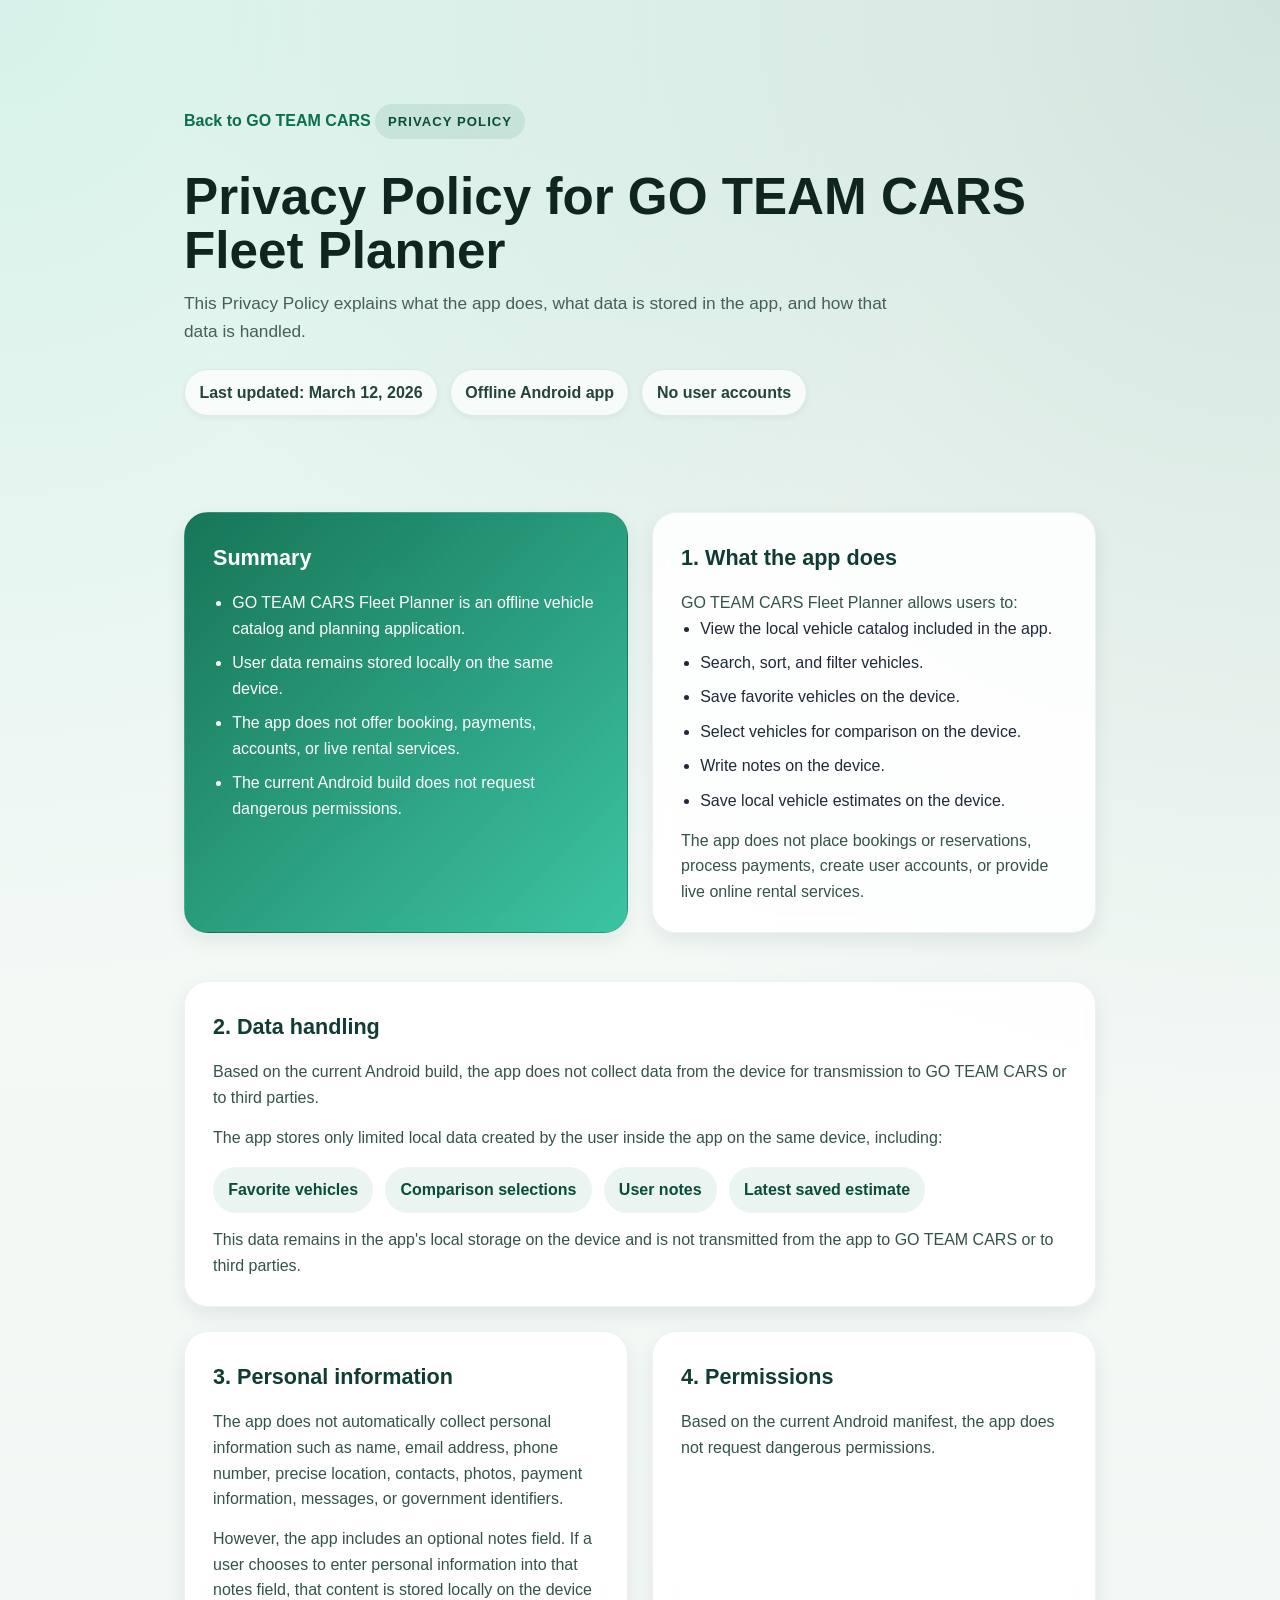
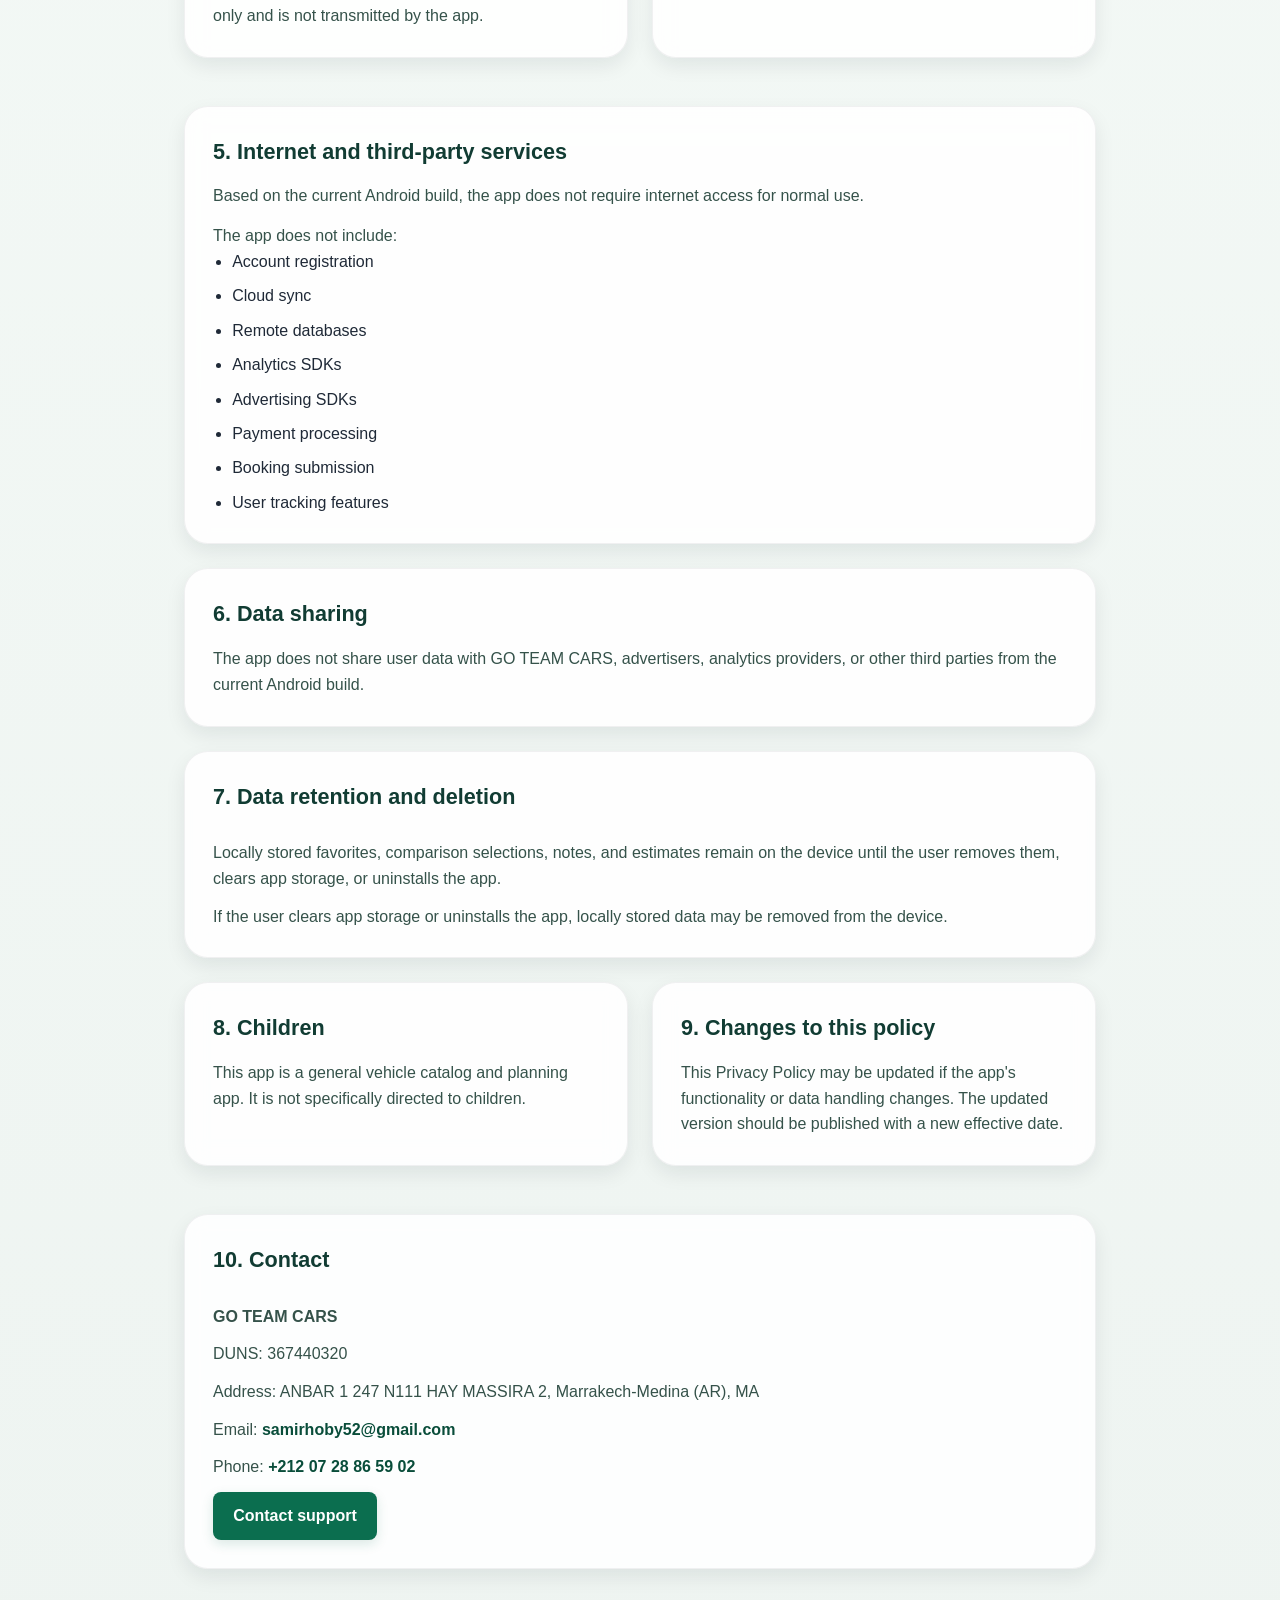
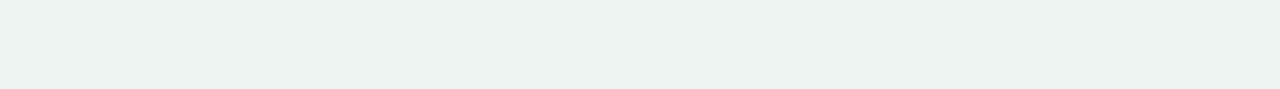
<file: privacy.html>
<!doctype html>
<html lang="en">
<head>
    <meta charset="utf-8">
    <meta name="viewport" content="width=device-width, initial-scale=1">
    <title>GO TEAM CARS Fleet Planner Privacy Policy</title>
    <meta name="description" content="Privacy Policy for the GO TEAM CARS Fleet Planner mobile application.">
    <link rel="stylesheet" href="css/styles.css">
</head>
<body class="privacy-page">
<main class="privacy-main">
    <section class="privacy-hero">
        <div class="container privacy-shell">
            <a class="privacy-back" href="index.html">Back to GO TEAM CARS</a>
            <div class="privacy-kicker">Privacy Policy</div>
            <h1>Privacy Policy for GO TEAM CARS Fleet Planner</h1>
            <p class="privacy-lead">This Privacy Policy explains what the app does, what data is stored in the app, and how that data is handled.</p>
            <div class="privacy-meta">
                <span>Last updated: March 12, 2026</span>
                <span>Offline Android app</span>
                <span>No user accounts</span>
            </div>
        </div>
    </section>

    <section class="container privacy-shell">
        <div class="privacy-grid">
            <article class="privacy-card privacy-card-accent">
                <h2>Summary</h2>
                <ul class="privacy-list">
                    <li>GO TEAM CARS Fleet Planner is an offline vehicle catalog and planning application.</li>
                    <li>User data remains stored locally on the same device.</li>
                    <li>The app does not offer booking, payments, accounts, or live rental services.</li>
                    <li>The current Android build does not request dangerous permissions.</li>
                </ul>
            </article>

            <article class="privacy-card">
                <h2>1. What the app does</h2>
                <p>GO TEAM CARS Fleet Planner allows users to:</p>
                <ul class="privacy-list">
                    <li>View the local vehicle catalog included in the app.</li>
                    <li>Search, sort, and filter vehicles.</li>
                    <li>Save favorite vehicles on the device.</li>
                    <li>Select vehicles for comparison on the device.</li>
                    <li>Write notes on the device.</li>
                    <li>Save local vehicle estimates on the device.</li>
                </ul>
                <p>The app does not place bookings or reservations, process payments, create user accounts, or provide live online rental services.</p>
            </article>
        </div>

        <article class="privacy-card">
            <h2>2. Data handling</h2>
            <p>Based on the current Android build, the app does not collect data from the device for transmission to GO TEAM CARS or to third parties.</p>
            <p>The app stores only limited local data created by the user inside the app on the same device, including:</p>
            <div class="privacy-pill-row">
                <span class="privacy-pill">Favorite vehicles</span>
                <span class="privacy-pill">Comparison selections</span>
                <span class="privacy-pill">User notes</span>
                <span class="privacy-pill">Latest saved estimate</span>
            </div>
            <p>This data remains in the app's local storage on the device and is not transmitted from the app to GO TEAM CARS or to third parties.</p>
        </article>

        <div class="privacy-grid privacy-grid-tight">
            <article class="privacy-card">
                <h2>3. Personal information</h2>
                <p>The app does not automatically collect personal information such as name, email address, phone number, precise location, contacts, photos, payment information, messages, or government identifiers.</p>
                <p>However, the app includes an optional notes field. If a user chooses to enter personal information into that notes field, that content is stored locally on the device only and is not transmitted by the app.</p>
            </article>

            <article class="privacy-card">
                <h2>4. Permissions</h2>
                <p>Based on the current Android manifest, the app does not request dangerous permissions.</p>
            </article>
        </div>

        <article class="privacy-card">
            <h2>5. Internet and third-party services</h2>
            <p>Based on the current Android build, the app does not require internet access for normal use.</p>
            <p>The app does not include:</p>
            <ul class="privacy-list">
                <li>Account registration</li>
                <li>Cloud sync</li>
                <li>Remote databases</li>
                <li>Analytics SDKs</li>
                <li>Advertising SDKs</li>
                <li>Payment processing</li>
                <li>Booking submission</li>
                <li>User tracking features</li>
            </ul>
        </article>

        <article class="privacy-card">
            <h2>6. Data sharing</h2>
            <p>The app does not share user data with GO TEAM CARS, advertisers, analytics providers, or other third parties from the current Android build.</p>
        </article>

        <article class="privacy-card privacy-contact">
            <h2>7. Data retention and deletion</h2>
            <p>Locally stored favorites, comparison selections, notes, and estimates remain on the device until the user removes them, clears app storage, or uninstalls the app.</p>
            <p>If the user clears app storage or uninstalls the app, locally stored data may be removed from the device.</p>
        </article>

        <div class="privacy-grid privacy-grid-tight">
            <article class="privacy-card">
                <h2>8. Children</h2>
                <p>This app is a general vehicle catalog and planning app. It is not specifically directed to children.</p>
            </article>

            <article class="privacy-card">
                <h2>9. Changes to this policy</h2>
                <p>This Privacy Policy may be updated if the app's functionality or data handling changes. The updated version should be published with a new effective date.</p>
            </article>
        </div>

        <article class="privacy-card privacy-contact">
            <h2>10. Contact</h2>
            <p><strong>GO TEAM CARS</strong></p>
            <p>DUNS: 367440320</p>
            <p>Address: ANBAR 1 247 N111 HAY MASSIRA 2, Marrakech-Medina (AR), MA</p>
            <p>Email: <a href="mailto:samirhoby52@gmail.com">samirhoby52@gmail.com</a></p>
            <p>Phone: <a href="tel:+2120728865902">+212 07 28 86 59 02</a></p>
            <a class="btn btn-primary" href="mailto:samirhoby52@gmail.com?subject=Privacy%20Policy%20Request">Contact support</a>
        </article>
    </section>
</main>
</body>
</html>
</file>
<file: css/styles.css>
:root{
  --brand:#0b6e4f;
  --brand-dark:#094d3a;
  --brand-light:#14b88f;
  --muted:#6b7280;
  --bg:#f8f9fb;
  --card:#ffffff;
  --shadow-sm:0 2px 6px rgba(16,24,40,0.05);
  --shadow-md:0 8px 20px rgba(16,24,40,0.08);
  --shadow-lg:0 14px 34px rgba(16,24,40,0.12);
}
*{box-sizing:border-box}
body{font-family:-apple-system,BlinkMacSystemFont,"Segoe UI",Inter,Helvetica,Arial,sans-serif;line-height:1.6;color:#1f2937;background:var(--bg);margin:0}
.container{max-width:1000px;margin:0 auto;padding:2rem 1.5rem}
.site-header{background:rgba(255,255,255,0.92);backdrop-filter:blur(8px);position:sticky;top:0;z-index:60;border-bottom:1px solid rgba(16,24,40,0.08);transition:all 200ms ease;box-shadow:var(--shadow-sm)}
.site-header .container{display:flex;align-items:center;justify-content:space-between;gap:1rem;padding:0.8rem 1.5rem}
.brand{display:flex;gap:1rem;align-items:center}
.brand h1{margin:0;font-size:1.2rem;font-weight:800;color:#111}
.brand img.logo{width:64px;height:64px;border-radius:10px;object-fit:cover;flex-shrink:0}
/* header actions: nav + CTA */
.header-actions{display:flex;align-items:center;gap:1rem}
.menu-toggle{display:none;background:transparent;border:none;font-size:20px;cursor:pointer}
.cta{background:var(--brand);color:#fff;padding:0.6rem 1rem;border-radius:8px;text-decoration:none;font-weight:800;box-shadow:0 6px 16px rgba(11,110,79,0.18);transition:all 220ms cubic-bezier(0.2,0.9,0.3,1)}
.cta:hover{background:var(--brand-dark);transform:translateY(-3px);box-shadow:0 10px 24px rgba(11,110,79,0.24)}
.cta:active{transform:translateY(-1px)}
.tag{margin:0;color:var(--muted);font-size:0.9rem}
.nav{list-style:none;margin:0;padding:0;display:flex;gap:1rem}
.nav a{color:var(--brand);text-decoration:none;font-weight:600}

/* Dropdown nav */
.nav .dropdown{position:relative}
.dropbtn{background:transparent;border:none;color:var(--brand);font-weight:700;cursor:pointer;padding:0.5rem 0.75rem;border-radius:6px;transition:all 180ms ease}
.dropbtn:hover{background:rgba(11,110,79,0.08)}
.dropbtn[aria-expanded="true"]{background:rgba(11,110,79,0.1)}
.dropdown-menu{position:absolute;left:0;top:calc(100% + 8px);min-width:200px;background:var(--card);border-radius:12px;box-shadow:var(--shadow-lg);display:none;padding:0.75rem 0;z-index:40;border:1px solid rgba(16,24,40,0.08)}
.dropdown.open .dropdown-menu{display:block}
.dropdown-menu li{list-style:none}
.dropdown-menu a{display:block;padding:0.75rem 1rem;color:#1f2937;text-decoration:none;transition:all 140ms ease}
.dropdown-menu a:hover, .dropdown-menu a:focus{background:rgba(11,110,79,0.06);color:var(--brand);outline:none}

@media (max-width:640px){
  .nav{display:none;flex-wrap:wrap;gap:0.5rem}
  .site-header.open-mobile .nav{display:flex;flex-direction:column;background:transparent;padding:0.5rem 0}
  .dropdown-menu{position:static;margin-top:0.25rem}
  .menu-toggle{display:inline-flex}
}
.hero{padding:4rem 0;background:linear-gradient(135deg,rgba(11,110,79,0.08),rgba(20,184,143,0.04))}
.hero h2{font-size:2.2rem;font-weight:800;margin:0 0 1rem 0;background:linear-gradient(135deg,#0b6e4f,#14b88f);-webkit-background-clip:text;-webkit-text-fill-color:transparent;background-clip:text}
.hero .lead{color:var(--muted);margin-top:0.75rem;font-size:1.05rem}
.card{background:var(--card);border-radius:12px;padding:1.75rem;margin-top:1.75rem;box-shadow:var(--shadow-md);border:1px solid rgba(16,24,40,0.06);transition:all 300ms ease}
.card:hover{box-shadow:var(--shadow-lg)}
.card h3{font-size:1.5rem;font-weight:800;color:#111;margin:0 0 1rem 0}
.details{display:grid;grid-template-columns:160px 1fr;gap:1rem 1.5rem;margin:0}
.details dt{font-weight:800;color:var(--brand);text-transform:uppercase;font-size:0.85rem;letter-spacing:0.5px}
.details dd{margin:0;color:#1f2937;font-weight:500}
.services{display:grid;grid-template-columns:repeat(auto-fit,minmax(200px,1fr));gap:1rem;padding:0;list-style:none}
.services li{background:var(--card);padding:1.25rem;border-radius:10px;border:1px solid rgba(11,110,79,0.12);transition:all 240ms ease;text-align:center;font-weight:600;color:var(--brand)}
.services li:hover{border-color:var(--brand);box-shadow:0 8px 20px rgba(11,110,79,0.1);transform:translateY(-4px)}
.site-footer{padding:1rem 0;margin-top:2rem}
.site-footer .container{display:flex;justify-content:space-between;align-items:center}
.footer-links a{color:var(--muted);text-decoration:none;margin-left:1rem}

@media (max-width:640px){
  .site-header .container{flex-direction:column;align-items:flex-start;gap:0.75rem}
  .details{grid-template-columns:1fr}
}

/* Fleet and contact additions */
.fleet-list{list-style:none;padding:0;margin:0.5rem 0}
.fleet-list li{padding:0.5rem 0;border-bottom:1px dashed #f1f1f1}
.hours-grid{display:grid;grid-template-columns:1fr 1fr;gap:1.5rem}
.hours-grid div h4{margin:0 0 0.75rem 0;font-weight:800;color:#111}
.contact-grid{display:grid;grid-template-columns:1fr 420px;gap:2rem;align-items:start}
.contact-form{display:flex;flex-direction:column;gap:0.5rem;margin-top:0.5rem}
.contact-form label{display:flex;flex-direction:column;font-size:0.95rem;color:var(--muted)}
.contact-form input,.contact-form textarea{padding:0.75rem;border:1.5px solid rgba(11,110,79,0.15);border-radius:8px;font-family:inherit;font-size:0.95rem;transition:all 200ms ease}
.contact-form input:focus,.contact-form textarea:focus{outline:none;border-color:var(--brand);box-shadow:0 0 0 3px rgba(11,110,79,0.08)}
.contact-form button{background:var(--brand);color:#fff;border:none;padding:0.8rem 1.5rem;border-radius:8px;font-weight:800;cursor:pointer;transition:all 220ms ease;box-shadow:0 4px 12px rgba(11,110,79,0.15)}
.contact-form button:hover{background:var(--brand-dark);transform:translateY(-2px);box-shadow:0 8px 20px rgba(11,110,79,0.25)}
.contact-form button:active{transform:translateY(0)}
.map-wrap{border-radius:12px;overflow:hidden;border:1px solid rgba(11,110,79,0.12);box-shadow:var(--shadow-md)}
.map-wrap iframe{width:100%;height:260px;border:0;display:block}

@media (max-width:880px){
  .contact-grid{grid-template-columns:1fr}
  .hours-grid{grid-template-columns:1fr}
}

/* Fleet cards */
.fleet-cards{display:grid;grid-template-columns:repeat(auto-fit,minmax(240px,1fr));gap:1.5rem;margin-top:1.5rem}
.fleet-card{display:flex;flex-direction:column;align-items:flex-start;gap:1rem;padding:1.25rem;transition:all 300ms cubic-bezier(0.2,0.9,0.3,1)}
.fleet-card:hover{transform:translateY(-8px);box-shadow:var(--shadow-lg)}
.fleet-card img{width:100%;height:auto;border-radius:10px;object-fit:cover}
.fleet-card h4{margin:0;font-size:1.1rem;font-weight:800;color:#111}
.fleet-card p{margin:0;color:var(--muted);font-size:0.95rem}

/* Buttons */
.btn{display:inline-block;text-decoration:none;padding:0.65rem 1.2rem;border-radius:8px;font-weight:800;border:1px solid transparent;transition:all 220ms cubic-bezier(0.2,0.9,0.3,1);cursor:pointer}
.btn-primary{background:var(--brand);color:#fff;box-shadow:0 4px 12px rgba(11,110,79,0.15);position:relative;overflow:hidden}
.btn-primary::before{
  content:'';
  position:absolute;
  top:0;
  left:-100%;
  width:100%;
  height:100%;
  background:linear-gradient(90deg,transparent,rgba(255,255,255,0.3),transparent);
  transition:left 600ms cubic-bezier(0.25,0.46,0.45,0.94)
}
.btn-primary:hover{background:var(--brand-dark);transform:translateY(-2px);box-shadow:0 8px 20px rgba(11,110,79,0.25)}
.btn-primary:hover::before{left:100%}
.btn-primary:active{transform:translateY(0);box-shadow:0 2px 6px rgba(11,110,79,0.2)}

/* Privacy / Policy button in footer */
.policy-btn{display:inline-block;margin-left:1rem;padding:0.5rem 0.9rem;border-radius:8px;background:transparent;border:1.5px solid rgba(11,110,79,0.2);color:var(--muted);font-weight:700;text-decoration:none;transition:all 200ms ease}
.policy-btn:hover{background:rgba(11,110,79,0.08);color:var(--brand);border-color:var(--brand)}

@keyframes pulse{
  0%,100%{box-shadow:0 0 0 0 rgba(11,110,79,0.7)}
  50%{box-shadow:0 0 0 12px rgba(11,110,79,0)}
}

@keyframes glow{
  0%,100%{text-shadow:0 0 10px rgba(11,110,79,0.4),0 0 20px rgba(20,184,143,0.2)}
  50%{text-shadow:0 0 20px rgba(11,110,79,0.8),0 0 30px rgba(20,184,143,0.4)}
}

@keyframes shine{
  0%{background-position:-1000px 0}
  100%{background-position:1000px 0}
}

@keyframes float{
  0%,100%{transform:translateY(0px)}
  50%{transform:translateY(-8px)}
}

.cta{animation:pulse 3s infinite}
.cta:hover{animation:none}

.btn-primary{position:relative;overflow:hidden}
.btn-primary::before{
  content:'';
  position:absolute;
  top:0;
  left:-100%;
  width:100%;
  height:100%;
  background:linear-gradient(90deg,transparent,rgba(255,255,255,0.3),transparent);
  transition:left 600ms ease;
}
.btn-primary:hover::before{left:100%}

.hero h2{animation:glow 4s ease-in-out infinite}

.services li{transition:all 240ms ease}
.services li:hover{animation:float 2s ease-in-out infinite}

@media (max-width:520px){
  .fleet-card img{height:120px}
}

/* Privacy page */
.privacy-page{
  min-height:100vh;
  background:
    radial-gradient(circle at top left, rgba(20,184,143,0.14), transparent 28%),
    radial-gradient(circle at top right, rgba(11,110,79,0.16), transparent 32%),
    linear-gradient(180deg, #f6fbf8 0%, #eef4f1 100%);
}
.privacy-main{padding-bottom:4rem}
.privacy-shell{max-width:960px}
.privacy-hero{padding:4.5rem 0 2rem}
.privacy-back{
  display:inline-flex;
  align-items:center;
  gap:0.4rem;
  margin-bottom:1.25rem;
  color:var(--brand);
  font-weight:700;
  text-decoration:none;
}
.privacy-back:hover{text-decoration:underline}
.privacy-kicker{
  display:inline-block;
  padding:0.45rem 0.8rem;
  border-radius:999px;
  background:rgba(11,110,79,0.1);
  color:var(--brand-dark);
  font-size:0.82rem;
  font-weight:800;
  letter-spacing:0.08em;
  text-transform:uppercase;
}
.privacy-hero h1{
  margin:1rem 0 0.8rem;
  font-size:clamp(2.2rem,4vw,4rem);
  line-height:1.05;
  color:#10251f;
}
.privacy-lead{
  max-width:720px;
  margin:0;
  color:#466057;
  font-size:1.08rem;
}
.privacy-meta{
  display:flex;
  flex-wrap:wrap;
  gap:0.75rem;
  margin-top:1.5rem;
}
.privacy-meta span{
  padding:0.6rem 0.9rem;
  border:1px solid rgba(11,110,79,0.12);
  border-radius:999px;
  background:rgba(255,255,255,0.72);
  box-shadow:var(--shadow-sm);
  color:#24443b;
  font-weight:700;
}
.privacy-grid{
  display:grid;
  grid-template-columns:repeat(2,minmax(0,1fr));
  gap:1.5rem;
  margin-bottom:1.5rem;
}
.privacy-grid-tight{grid-template-columns:repeat(2,minmax(0,1fr))}
.privacy-card{
  background:rgba(255,255,255,0.88);
  border:1px solid rgba(16,24,40,0.06);
  border-radius:24px;
  padding:1.75rem;
  box-shadow:var(--shadow-md);
  backdrop-filter:blur(10px);
  margin-bottom:1.5rem;
}
.privacy-card h2{
  margin:0 0 0.9rem;
  color:#113c33;
  font-size:1.35rem;
}
.privacy-card p{
  margin:0.9rem 0 0;
  color:#35524a;
}
.privacy-card-accent{
  background:linear-gradient(135deg, rgba(11,110,79,0.95), rgba(20,184,143,0.82));
  color:#fff;
}
.privacy-card-accent h2,
.privacy-card-accent p,
.privacy-card-accent li{color:#fff}
.privacy-list{
  margin:0;
  padding-left:1.2rem;
}
.privacy-list li + li{margin-top:0.55rem}
.privacy-pill-row{
  display:flex;
  flex-wrap:wrap;
  gap:0.75rem;
  margin-top:1rem;
}
.privacy-pill{
  display:inline-flex;
  align-items:center;
  padding:0.65rem 0.95rem;
  border-radius:999px;
  background:rgba(11,110,79,0.08);
  color:var(--brand-dark);
  font-weight:800;
}
.privacy-contact{
  display:flex;
  flex-direction:column;
  align-items:flex-start;
  gap:0.75rem;
}
.privacy-contact p{margin-top:0}
.privacy-contact a:not(.btn){color:var(--brand-dark);font-weight:700;text-decoration:none}
.privacy-contact a:not(.btn):hover{text-decoration:underline}
.privacy-note{
  padding:0.9rem 1rem;
  border-radius:14px;
  background:rgba(11,110,79,0.07);
  border:1px solid rgba(11,110,79,0.12);
  color:#23443b;
  font-weight:600;
}

@media (max-width:760px){
  .privacy-hero{padding:3rem 0 1.5rem}
  .privacy-grid,
  .privacy-grid-tight{grid-template-columns:1fr}
  .privacy-card{padding:1.35rem}
}
</file>
